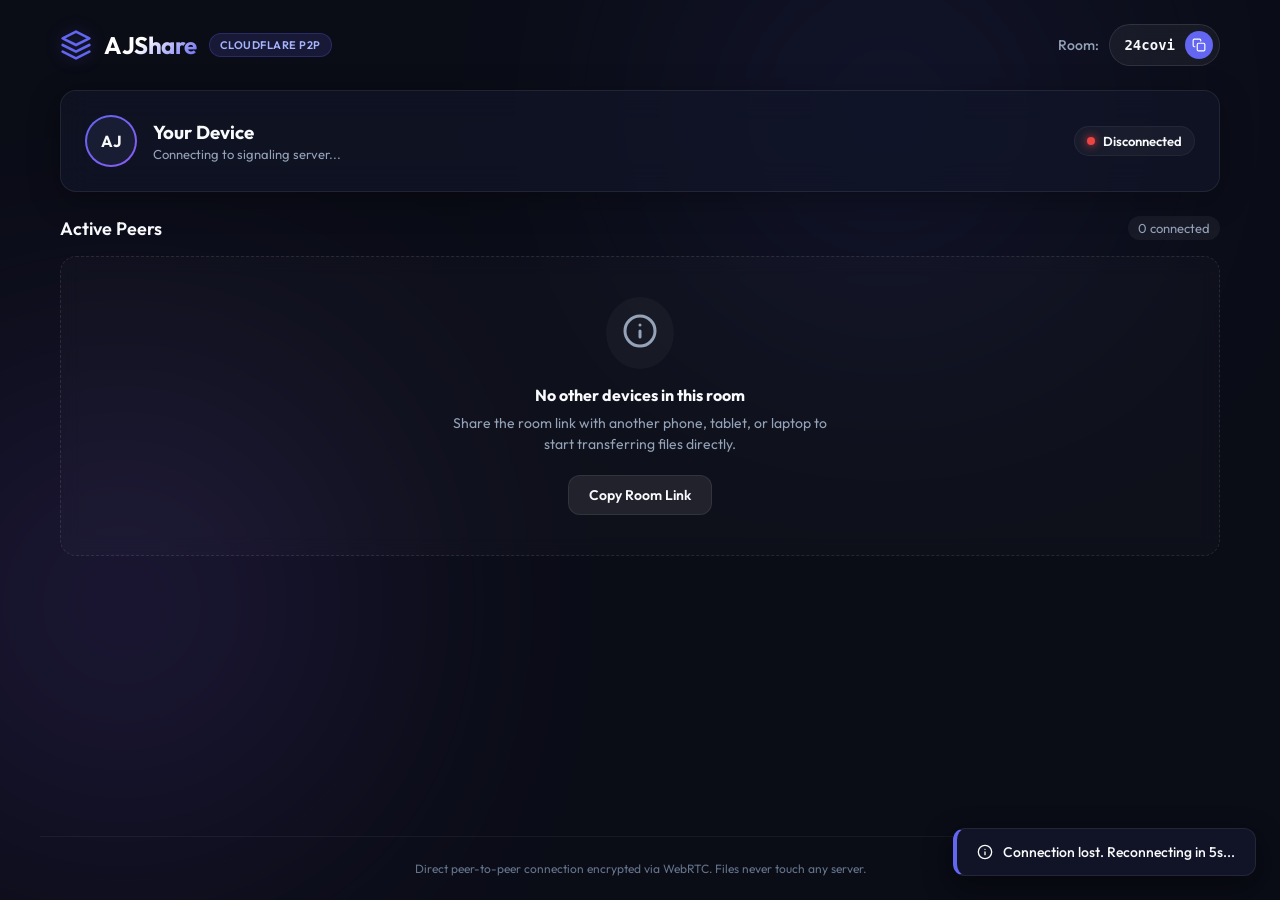
<file: index.html>
<!DOCTYPE html>
<html lang="en">
<head>
  <meta charset="UTF-8">
  <meta name="viewport" content="width=device-width, initial-scale=1.0">
  <title>AJShare - P2P File Sharing (Cloudflare Edition)</title>
  <meta name="description" content="Share large files directly peer-to-peer from any device using WebRTC and Cloudflare Workers signaling. Safe, fast, and serverless.">
  <link rel="stylesheet" href="style.css">
  <link rel="preconnect" href="https://fonts.googleapis.com">
  <link rel="preconnect" href="https://fonts.gstatic.com" crossorigin>
  <link href="https://fonts.googleapis.com/css2?family=Outfit:wght@300;400;500;600;700&display=swap" rel="stylesheet">
</head>
<body>
  <div class="glow-container">
    <div class="glow-sphere glow-1"></div>
    <div class="glow-sphere glow-2"></div>
  </div>

  <header class="app-header">
    <div class="logo">
      <svg class="logo-icon" viewBox="0 0 24 24" fill="none" xmlns="http://www.w3.org/2000/svg">
        <path d="M12 2L2 7L12 12L22 7L12 2Z" stroke="currentColor" stroke-width="2" stroke-linecap="round" stroke-linejoin="round"/>
        <path d="M2 17L12 22L22 17" stroke="currentColor" stroke-width="2" stroke-linecap="round" stroke-linejoin="round"/>
        <path d="M2 12L12 17L22 12" stroke="currentColor" stroke-width="2" stroke-linecap="round" stroke-linejoin="round"/>
      </svg>
      <h1>AJShare</h1>
      <span class="badge">Cloudflare P2P</span>
    </div>
    <div class="room-share-container">
      <span class="room-label">Room:</span>
      <div class="room-pill">
        <span id="room-id-display">Loading...</span>
        <button id="copy-room-btn" title="Copy room link">
          <svg viewBox="0 0 24 24" fill="none" stroke="currentColor" stroke-width="2" stroke-linecap="round" stroke-linejoin="round" class="feather feather-copy"><rect x="9" y="9" width="13" height="13" rx="2" ry="2"></rect><path d="M5 15H4a2 2 0 0 1-2-2V4a2 2 0 0 1 2-2h9a2 2 0 0 1 2 2v1"></path></svg>
        </button>
      </div>
    </div>
  </header>

  <main class="app-main">
    <!-- Screen 1: Peer discovery & Status -->
    <section class="card status-card">
      <div class="status-header">
        <div class="user-identity">
          <div class="avatar-ring pulsing">
            <div class="avatar" id="my-avatar">AJ</div>
          </div>
          <div>
            <h3>Your Device</h3>
            <p id="my-peer-id" class="peer-sub">Connecting to signaling server...</p>
          </div>
        </div>
        <div class="connection-indicator offline" id="connection-status">
          <span class="dot"></span>
          <span class="status-text">Disconnected</span>
        </div>
      </div>
    </section>

    <section class="peer-section">
      <div class="section-title-bar">
        <h2>Active Peers</h2>
        <span class="peer-count-badge" id="peer-count">0 connected</span>
      </div>

      <!-- Grid of active peers -->
      <div class="peer-grid" id="peer-grid">
        <div class="empty-peers-state" id="empty-state">
          <div class="empty-icon-container">
            <svg viewBox="0 0 24 24" fill="none" stroke="currentColor" stroke-width="2" stroke-linecap="round" stroke-linejoin="round" class="empty-icon"><circle cx="12" cy="12" r="10"></circle><line x1="12" y1="16" x2="12" y2="12"></line><line x1="12" y1="8" x2="12.01" y2="8"></line></svg>
          </div>
          <h4>No other devices in this room</h4>
          <p>Share the room link with another phone, tablet, or laptop to start transferring files directly.</p>
          <button id="invite-btn" class="btn btn-secondary">Copy Room Link</button>
        </div>
      </div>
    </section>
  </main>

  <!-- Drag and drop hidden/explicit overlay for sending files -->
  <input type="file" id="file-input" style="display: none;">

  <!-- MODAL: Incoming file request -->
  <div class="modal-backdrop" id="incoming-modal">
    <div class="modal-content glass-card">
      <div class="modal-header">
        <div class="modal-icon warning">
          <svg viewBox="0 0 24 24" stroke="currentColor" stroke-width="2" fill="none" stroke-linecap="round" stroke-linejoin="round"><path d="M21 15v4a2 2 0 0 1-2 2H5a2 2 0 0 1-2-2v-4"></path><polyline points="7 10 12 15 17 10"></polyline><line x1="12" y1="15" x2="12" y2="3"></line></svg>
        </div>
        <h3>Incoming File Request</h3>
      </div>
      <div class="modal-body">
        <p><strong id="incoming-peer-name">Device</strong> wants to send you a file:</p>
        <div class="file-info-box">
          <div class="file-icon">
            <svg viewBox="0 0 24 24" fill="none" stroke="currentColor" stroke-width="2" stroke-linecap="round" stroke-linejoin="round"><path d="M14 2H6a2 2 0 0 0-2 2v16a2 2 0 0 0 2 2h12a2 2 0 0 0 2-2V8z"></path><polyline points="14 2 14 8 20 8"></polyline><line x1="16" y1="13" x2="8" y2="13"></line><line x1="16" y1="17" x2="8" y2="17"></line><polyline points="10 9 9 9 8 9"></polyline></svg>
          </div>
          <div class="file-details">
            <h4 id="incoming-file-name">filename.zip</h4>
            <p id="incoming-file-size">0 KB</p>
          </div>
        </div>
      </div>
      <div class="modal-footer">
        <button id="decline-file-btn" class="btn btn-danger">Decline</button>
        <button id="accept-file-btn" class="btn btn-primary">Accept & Download</button>
      </div>
    </div>
  </div>

  <!-- TRANSFER OVERLAY: Active progress tracker -->
  <div class="modal-backdrop" id="transfer-modal">
    <div class="modal-content glass-card transfer-card">
      <h3 id="transfer-title">Transferring File</h3>
      <p id="transfer-peer-info" class="transfer-subtitle">Connecting...</p>

      <div class="progress-container">
        <!-- Linear progress bar -->
        <div class="linear-progress-track">
          <div class="linear-progress-fill" id="progress-bar" style="width: 0%;"></div>
        </div>
        <div class="progress-details">
          <span class="percentage" id="progress-percent">0%</span>
          <span class="metrics" id="transfer-speed">0 MB/s</span>
        </div>
      </div>

      <div class="transfer-stats">
        <div class="stat-item">
          <span class="stat-label">Transferred</span>
          <span class="stat-value" id="transferred-bytes">0 MB / 0 MB</span>
        </div>
        <div class="stat-item">
          <span class="stat-label">Time Remaining</span>
          <span class="stat-value" id="time-remaining">Calculating...</span>
        </div>
      </div>

      <div class="modal-footer justify-center">
        <button id="cancel-transfer-btn" class="btn btn-danger btn-wide">Cancel Transfer</button>
      </div>
    </div>
  </div>

  <!-- TOAST NOTIFICATION -->
  <div id="toast-container" class="toast-container"></div>

  <footer class="app-footer">
    <p>Direct peer-to-peer connection encrypted via WebRTC. Files never touch any server.</p>
  </footer>

  <script src="script.js"></script>
</body>
</html>
</file>
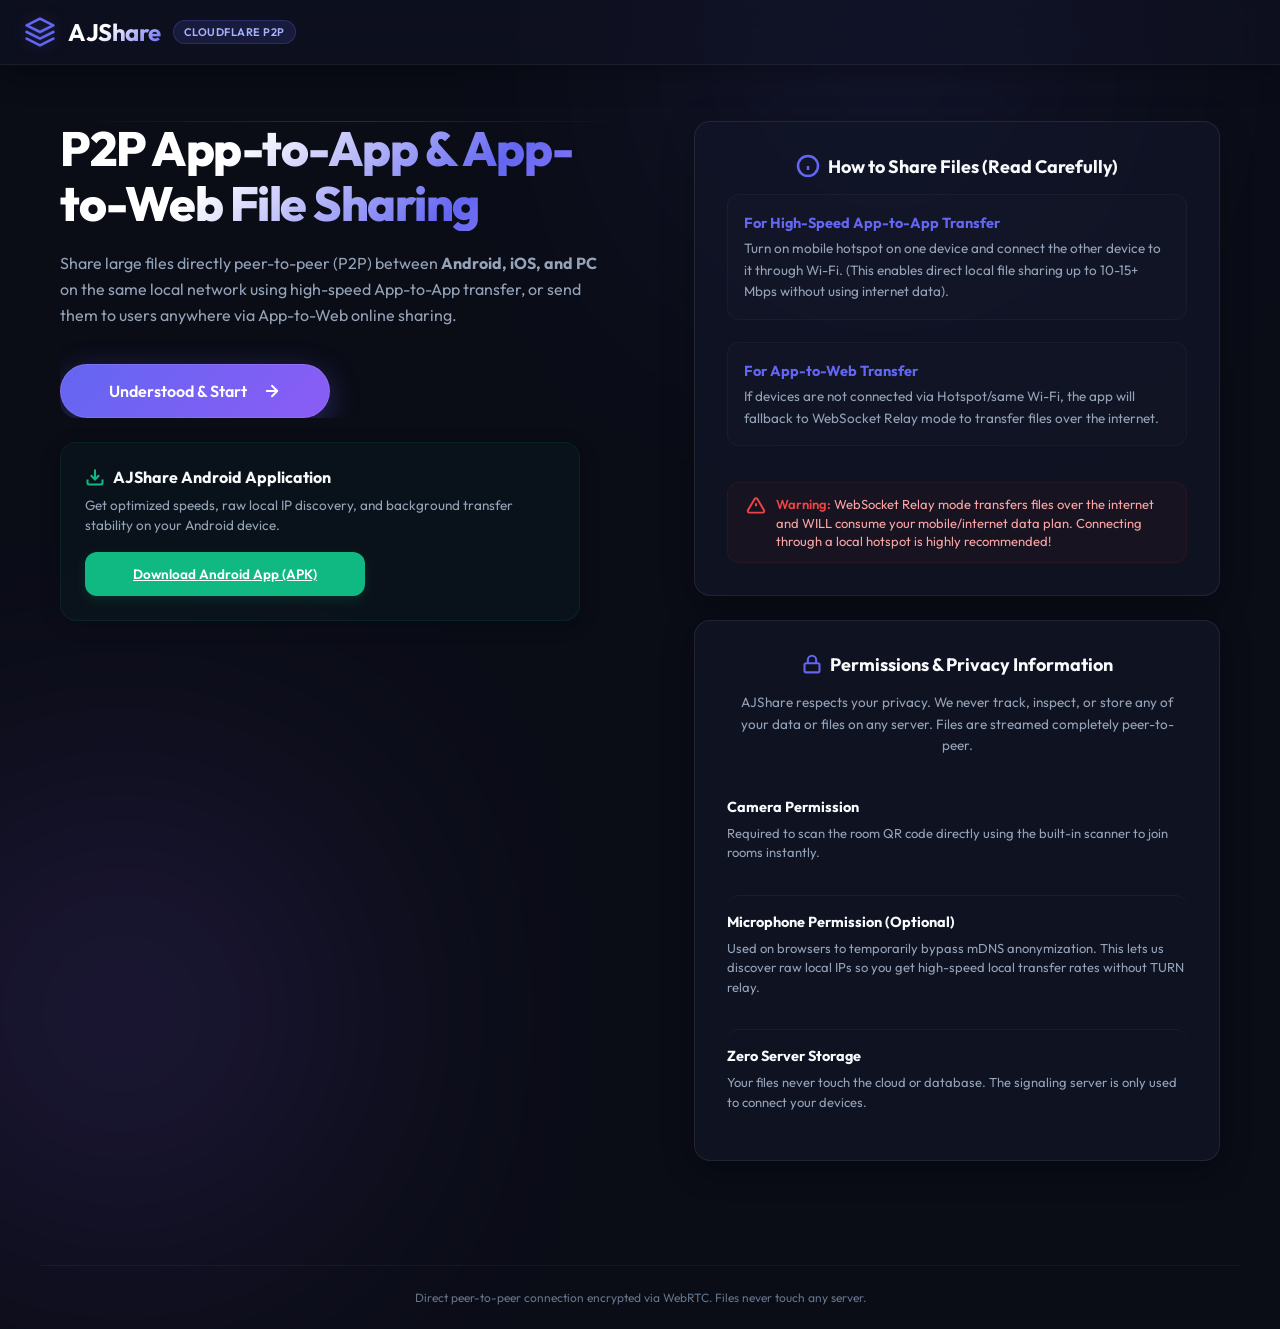
<file: public/index.html>
<!DOCTYPE html>
<html lang="en">
<head>
  <meta charset="UTF-8">
  <meta name="viewport" content="width=device-width, initial-scale=1.0">
  <title>AJShare - P2P File Sharing</title>
  <meta name="description" content="Share large files directly peer-to-peer from any device using WebRTC and Cloudflare Workers signaling. Safe, fast, and serverless.">
  <link rel="stylesheet" href="style.css">
  <link rel="preconnect" href="https://fonts.googleapis.com">
  <link rel="preconnect" href="https://fonts.gstatic.com" crossorigin>
  <link href="https://fonts.googleapis.com/css2?family=Outfit:wght@300;400;500;600;700&display=swap" rel="stylesheet">
</head>
<body>
  <div class="glow-container">
    <div class="glow-sphere glow-1"></div>
    <div class="glow-sphere glow-2"></div>
  </div>

  <header class="app-header">
    <div class="logo" style="cursor: pointer;" id="header-logo" onclick="window.location.reload()">
      <svg class="logo-icon" viewBox="0 0 24 24" fill="none" xmlns="http://www.w3.org/2000/svg">
        <path d="M12 2L2 7L12 12L22 7L12 2Z" stroke="currentColor" stroke-width="2" stroke-linecap="round" stroke-linejoin="round"/>
        <path d="M2 17L12 22L22 17" stroke="currentColor" stroke-width="2" stroke-linecap="round" stroke-linejoin="round"/>
        <path d="M2 12L12 17L22 12" stroke="currentColor" stroke-width="2" stroke-linecap="round" stroke-linejoin="round"/>
      </svg>
      <h1>AJShare</h1>
      <span class="badge">Cloudflare P2P</span>
    </div>
  </header>

  <main class="app-main">
    
    <!-- STEP 1: Home View -->
    <section class="view-panel active" id="view-home">
      <div class="home-left-col">
        <div class="hero-section">
          <h2>P2P App-to-App & App-to-Web File Sharing</h2>
          <p class="hero-desc">Share large files directly peer-to-peer (P2P) between <strong>Android, iOS, and PC</strong> on the same local network using high-speed App-to-App transfer, or send them to users anywhere via App-to-Web online sharing.</p>
          
          <div class="home-cta-container">
            <button id="start-sharing-btn" class="btn btn-primary btn-lg">
              Understood & Start
              <svg viewBox="0 0 24 24" width="18" height="18" stroke="currentColor" stroke-width="2.5" fill="none" stroke-linecap="round" stroke-linejoin="round" style="margin-left: 8px; display: inline-block; vertical-align: middle;"><line x1="5" y1="12" x2="19" y2="12"></line><polyline points="12 5 19 12 12 19"></polyline></svg>
            </button>
          </div>
        </div>

        <!-- APK Download Banner directly below hero section -->
        <div class="apk-download-banner">
          <h3 id="banner-app-title" style="font-size: 16px; margin-bottom: 8px; color: var(--text-primary); display: flex; align-items: center; justify-content: center; gap: 8px;">
            <svg viewBox="0 0 24 24" width="20" height="20" stroke="currentColor" stroke-width="2.5" fill="none" style="color: var(--success);"><path d="M21 15v4a2 2 0 0 1-2 2H5a2 2 0 0 1-2-2v-4M7 10l5 5 5-5M12 15V3"></path></svg>
            AJShare Android Application
          </h3>
          <p id="banner-app-desc" style="font-size: 13.5px; color: var(--text-secondary); margin-bottom: 16px; line-height: 1.5;">Get optimized speeds, raw local IP discovery, and background transfer stability on your Android device.</p>
          <a id="banner-app-link" href="/ajshare_v1.0.6.apk" download class="btn btn-primary btn-sm" style="min-height: 40px; background: var(--success); box-shadow: 0 4px 12px var(--success-glow); max-width: 250px; margin: 0 auto; display: flex; border: none; color: white;">
            Download Android App (APK)
          </a>
        </div>
      </div>

      <div class="home-right-col">
        <!-- How to Share Files -->
        <div class="instruction-banner-card">
          <div class="title-group" style="margin-bottom: 16px; display: flex; align-items: center; justify-content: center; gap: 8px;">
            <svg viewBox="0 0 24 24" width="24" height="24" stroke="currentColor" stroke-width="2.5" fill="none" style="color: var(--primary);"><circle cx="12" cy="12" r="10"></circle><line x1="12" y1="16" x2="12" y2="12"></line><line x1="12" y1="8" x2="12.01" y2="8"></line></svg>
            <h3 style="font-size: 18px; font-weight: 700; color: var(--text-primary);">How to Share Files (Read Carefully)</h3>
          </div>
          
          <div class="instruction-body" style="max-width: 650px; margin: 0 auto;">
            <ul class="banner-list" style="margin-bottom: 20px; padding-left: 0; list-style-type: none;">
              <li style="margin-bottom: 16px; text-align: center; color: var(--text-secondary); line-height: 1.6;">
                <span style="color: var(--primary); font-weight: 600; display: block; margin-bottom: 4px; font-size: 14.5px;">For High-Speed App-to-App Transfer</span>
                Turn on mobile hotspot on one device and connect the other device to it through Wi-Fi. (This enables direct local file sharing up to 10-15+ Mbps without using internet data).
              </li>
              <li style="margin-bottom: 16px; text-align: center; color: var(--text-secondary); line-height: 1.6;">
                <span style="color: var(--primary); font-weight: 600; display: block; margin-bottom: 4px; font-size: 14.5px;">For App-to-Web Transfer</span>
                If devices are not connected via Hotspot/same Wi-Fi, the app will fallback to WebSocket Relay mode to transfer files over the internet.
              </li>
            </ul>
          </div>
          
          <div class="banner-warning" style="margin: 24px auto; max-width: 600px; border-radius: var(--radius-md); padding: 12px 18px; background: rgba(239, 68, 68, 0.04); border: 1px solid rgba(239, 68, 68, 0.08); box-shadow: none;">
            <svg viewBox="0 0 24 24" width="20" height="20" stroke="currentColor" stroke-width="2.5" fill="none" class="banner-warn-icon"><path d="M10.29 3.86L1.82 18a2 2 0 0 0 1.71 3h16.94a2 2 0 0 0 1.71-3L13.71 3.86a2 2 0 0 0-3.42 0z"></path><line x1="12" y1="9" x2="12" y2="13"></line><line x1="12" y1="17" x2="12.01" y2="17"></line></svg>
            <span class="warn-message" style="font-size: 13px; text-align: left;"><strong>Warning:</strong> WebSocket Relay mode transfers files over the internet and WILL consume your mobile/internet data plan. Connecting through a local hotspot is highly recommended!</span>
          </div>
        </div>

        <!-- Privacy & Permissions Info Card -->
        <div class="privacy-card">
          <h3 style="margin-bottom: 16px; display: flex; align-items: center; gap: 8px; justify-content: center;">
            <svg viewBox="0 0 24 24" width="20" height="20" stroke="currentColor" stroke-width="2.5" fill="none" style="color: var(--primary);"><rect x="3" y="11" width="18" height="11" rx="2" ry="2"></rect><path d="M7 11V7a5 5 0 0 1 10 0v4"></path></svg>
            Permissions & Privacy Information
          </h3>
          <p style="font-size: 13.5px; color: var(--text-secondary); line-height: 1.6; margin-bottom: 24px; text-align: center; max-width: 600px; margin-left: auto; margin-right: auto;">
            AJShare respects your privacy. We never track, inspect, or store any of your data or files on any server. Files are streamed completely peer-to-peer.
          </p>
          <div class="permissions-list" style="max-width: 650px; margin: 0 auto;">
            <div class="permission-item" style="background: transparent; border: none; padding: 0 0 16px 0; text-align: center;">
              <span class="permission-name" style="font-size: 15px; font-weight: 600; display: block; margin-bottom: 4px;">Camera Permission</span>
              <span class="permission-desc" style="font-size: 13px; color: var(--text-secondary);">Required to scan the room QR code directly using the built-in scanner to join rooms instantly.</span>
            </div>
            <div class="permission-item" style="background: transparent; border: none; padding: 16px 0; text-align: center; border-top: 1px solid rgba(255, 255, 255, 0.05);">
              <span class="permission-name" style="font-size: 15px; font-weight: 600; display: block; margin-bottom: 4px;">Microphone Permission (Optional)</span>
              <span class="permission-desc" style="font-size: 13px; color: var(--text-secondary);">Used on browsers to temporarily bypass mDNS anonymization. This lets us discover raw local IPs so you get high-speed local transfer rates without TURN relay.</span>
            </div>
            <div class="permission-item" style="background: transparent; border: none; padding: 16px 0 0 0; text-align: center; border-top: 1px solid rgba(255, 255, 255, 0.05);">
              <span class="permission-name" style="font-size: 15px; font-weight: 600; display: block; margin-bottom: 4px;">Zero Server Storage</span>
              <span class="permission-desc" style="font-size: 13px; color: var(--text-secondary);">Your files never touch the cloud or database. The signaling server is only used to connect your devices.</span>
            </div>
          </div>
        </div>
      </div>
    </section>
  </main>

  <!-- MODAL: APK Download Prompt (Website only) -->
  <div class="modal-backdrop" id="apk-download-modal">
    <div class="modal-content glass-card" style="max-width: 460px; text-align: center;">
      <div class="modal-header" style="justify-content: center; flex-direction: column; gap: 12px;">
        <div class="modal-icon info" style="background: rgba(99, 102, 241, 0.15); color: var(--primary); margin: 0 auto;">
          <svg viewBox="0 0 24 24" width="24" height="24" stroke="currentColor" stroke-width="2.5" fill="none"><path d="M21 15v4a2 2 0 0 1-2 2H5a2 2 0 0 1-2-2v-4M7 10l5 5 5-5M12 15V3"></path></svg>
        </div>
        <h3 id="modal-app-title" style="font-size: 18px; font-weight: 700; margin: 0;">Get 10x Faster P2P Transfer!</h3>
      </div>
      <div class="modal-body" style="padding-top: 8px;">
        <p id="modal-app-desc-1" style="font-size: 14px; line-height: 1.5; color: var(--text-secondary); margin-bottom: 12px;">
          For optimized local transfer speeds (10-15+ Mbps) without using internet data, download our official Android app.
        </p>
        <p id="modal-app-desc-2" style="font-size: 12.5px; line-height: 1.5; color: var(--text-muted);">
          Supports direct mobile hotspot networks, raw local IP discovery, and background transfer stability.
        </p>
      </div>
      <div class="modal-footer" style="margin-top: 20px; display: flex; justify-content: center; gap: 12px;">
        <button id="close-apk-prompt-btn" class="btn btn-secondary" style="font-size: 13px; padding: 8px 16px; min-width: 110px;">Maybe Later</button>
        <a id="modal-app-link" href="/ajshare_v1.0.6.apk" download class="btn btn-primary" style="background: var(--success); box-shadow: 0 4px 12px var(--success-glow); border: none; color: white; text-decoration: none; font-size: 13px; padding: 8px 16px; display: inline-flex; align-items: center; justify-content: center; min-width: 130px;">Download APK</a>
      </div>
    </div>
  </div>

  <!-- TOAST NOTIFICATION -->
  <div id="toast-container" class="toast-container"></div>

  <footer class="app-footer">
    <p>Direct peer-to-peer connection encrypted via WebRTC. Files never touch any server.</p>
  </footer>

  <script src="script.js"></script>
</body>
</html>
</file>
<file: style.css>
/* style.css */
/* Core Tokens and Design System */
:root {
  --font-sans: 'Outfit', -apple-system, BlinkMacSystemFont, "Segoe UI", Roboto, sans-serif;
  
  /* Color Palette */
  --bg-dark: #0a0c16;
  --card-bg: rgba(18, 22, 41, 0.65);
  --card-border: rgba(255, 255, 255, 0.08);
  --card-border-hover: rgba(99, 102, 241, 0.3);
  
  --primary: #6366f1; /* Indigo */
  --primary-hover: #4f46e5;
  --primary-glow: rgba(99, 102, 241, 0.25);
  
  --success: #10b981; /* Emerald */
  --success-glow: rgba(16, 185, 129, 0.15);
  
  --danger: #ef4444; /* Rose */
  --danger-hover: #dc2626;
  
  --text-primary: #f8fafc;
  --text-secondary: #94a3b8;
  --text-muted: #64748b;
  
  --transition-smooth: all 0.3s cubic-bezier(0.4, 0, 0.2, 1);
  --radius-lg: 16px;
  --radius-md: 12px;
  --radius-sm: 8px;
}

* {
  box-sizing: border-box;
  margin: 0;
  padding: 0;
}

body {
  font-family: var(--font-sans);
  background-color: var(--bg-dark);
  color: var(--text-primary);
  min-height: 100vh;
  display: flex;
  flex-direction: column;
  overflow-x: hidden;
  position: relative;
}

/* Background Animated Glow Spheres */
.glow-container {
  position: absolute;
  top: 0;
  left: 0;
  width: 100%;
  height: 100%;
  overflow: hidden;
  z-index: -1;
  pointer-events: none;
}

.glow-sphere {
  position: absolute;
  border-radius: 50%;
  filter: blur(140px);
  opacity: 0.45;
}

.glow-1 {
  width: 400px;
  height: 400px;
  background: radial-gradient(circle, var(--primary) 0%, transparent 70%);
  top: -10%;
  right: 15%;
  animation: float-slow 20s infinite alternate;
}

.glow-2 {
  width: 500px;
  height: 500px;
  background: radial-gradient(circle, #8b5cf6 0%, transparent 70%);
  bottom: 5%;
  left: -10%;
  animation: float-slow 25s infinite alternate-reverse;
}

@keyframes float-slow {
  0% { transform: translate(0, 0) scale(1); }
  100% { transform: translate(60px, 40px) scale(1.1); }
}

/* App Header */
.app-header {
  max-width: 1200px;
  width: 100%;
  margin: 0 auto;
  padding: 24px 20px;
  display: flex;
  justify-content: space-between;
  align-items: center;
  flex-wrap: wrap;
  gap: 16px;
}

.logo {
  display: flex;
  align-items: center;
  gap: 12px;
}

.logo-icon {
  width: 32px;
  height: 32px;
  color: var(--primary);
  filter: drop-shadow(0 0 8px var(--primary-glow));
}

.logo h1 {
  font-size: 24px;
  font-weight: 700;
  letter-spacing: -0.5px;
  background: linear-gradient(135deg, #ffffff 40%, var(--primary) 100%);
  -webkit-background-clip: text;
  -webkit-text-fill-color: transparent;
}

.badge {
  font-size: 11px;
  background: rgba(99, 102, 241, 0.15);
  color: #a5b4fc;
  padding: 4px 10px;
  border-radius: 20px;
  border: 1px solid rgba(99, 102, 241, 0.25);
  font-weight: 600;
  text-transform: uppercase;
  letter-spacing: 0.5px;
}

/* Room Pill sharing */
.room-share-container {
  display: flex;
  align-items: center;
  gap: 10px;
}

.room-label {
  font-size: 14px;
  color: var(--text-secondary);
  font-weight: 500;
}

.room-pill {
  display: flex;
  align-items: center;
  background: rgba(255, 255, 255, 0.05);
  border: 1px solid rgba(255, 255, 255, 0.1);
  padding: 6px 6px 6px 14px;
  border-radius: 100px;
  gap: 10px;
  backdrop-filter: blur(10px);
  transition: var(--transition-smooth);
}

.room-pill:hover {
  border-color: rgba(255, 255, 255, 0.2);
}

.room-pill span {
  font-family: monospace;
  font-size: 14px;
  color: var(--text-primary);
  font-weight: 600;
}

.room-pill button {
  background: var(--primary);
  border: none;
  color: white;
  width: 28px;
  height: 28px;
  border-radius: 50%;
  display: flex;
  align-items: center;
  justify-content: center;
  cursor: pointer;
  transition: var(--transition-smooth);
}

.room-pill button:hover {
  background: var(--primary-hover);
  transform: scale(1.05);
}

.room-pill button svg {
  width: 14px;
  height: 14px;
}

/* App Main Content */
.app-main {
  flex: 1;
  max-width: 1200px;
  width: 100%;
  margin: 0 auto;
  padding: 0 20px 40px;
  display: flex;
  flex-direction: column;
  gap: 24px;
}

/* Glassmorphic Cards */
.card {
  background: var(--card-bg);
  border: 1px solid var(--card-border);
  border-radius: var(--radius-lg);
  padding: 24px;
  backdrop-filter: blur(16px);
  -webkit-backdrop-filter: blur(16px);
  box-shadow: 0 8px 32px 0 rgba(0, 0, 0, 0.3);
}

/* Status Card styling */
.status-card {
  transition: var(--transition-smooth);
}

.status-header {
  display: flex;
  justify-content: space-between;
  align-items: center;
  flex-wrap: wrap;
  gap: 16px;
}

.user-identity {
  display: flex;
  align-items: center;
  gap: 16px;
}

.avatar-ring {
  width: 52px;
  height: 52px;
  border-radius: 50%;
  display: flex;
  align-items: center;
  justify-content: center;
  background: linear-gradient(135deg, var(--primary) 0%, #8b5cf6 100%);
  padding: 2px;
}

.avatar-ring.pulsing {
  animation: pulse-ring 2s infinite;
}

@keyframes pulse-ring {
  0% { box-shadow: 0 0 0 0 rgba(99, 102, 241, 0.4); }
  70% { box-shadow: 0 0 0 10px rgba(99, 102, 241, 0); }
  100% { box-shadow: 0 0 0 0 rgba(99, 102, 241, 0); }
}

.avatar {
  background: #181d33;
  width: 100%;
  height: 100%;
  border-radius: 50%;
  display: flex;
  align-items: center;
  justify-content: center;
  font-weight: 700;
  font-size: 16px;
  color: var(--text-primary);
}

.peer-sub {
  font-size: 13px;
  color: var(--text-secondary);
  margin-top: 2px;
}

.connection-indicator {
  display: flex;
  align-items: center;
  gap: 8px;
  background: rgba(255, 255, 255, 0.04);
  padding: 6px 12px;
  border-radius: 30px;
  border: 1px solid rgba(255, 255, 255, 0.05);
}

.connection-indicator .dot {
  width: 8px;
  height: 8px;
  border-radius: 50%;
  display: inline-block;
}

.connection-indicator.online .dot {
  background-color: var(--success);
  box-shadow: 0 0 8px var(--success);
  animation: blink-soft 2s infinite alternate;
}

.connection-indicator.offline .dot {
  background-color: var(--danger);
  box-shadow: 0 0 8px var(--danger);
}

.status-text {
  font-size: 13px;
  font-weight: 600;
}

@keyframes blink-soft {
  0% { opacity: 0.4; }
  100% { opacity: 1; }
}

/* Peer Grid Section */
.peer-section {
  display: flex;
  flex-direction: column;
  gap: 16px;
}

.section-title-bar {
  display: flex;
  justify-content: space-between;
  align-items: center;
}

.section-title-bar h2 {
  font-size: 18px;
  font-weight: 600;
  color: var(--text-primary);
}

.peer-count-badge {
  font-size: 13px;
  color: var(--text-secondary);
  background: rgba(255, 255, 255, 0.05);
  padding: 4px 10px;
  border-radius: 20px;
}

.peer-grid {
  display: grid;
  grid-template-columns: repeat(auto-fill, minmax(280px, 1fr));
  gap: 20px;
  min-height: 200px;
}

/* Empty State */
.empty-peers-state {
  grid-column: 1 / -1;
  display: flex;
  flex-direction: column;
  align-items: center;
  justify-content: center;
  text-align: center;
  padding: 40px 20px;
  background: rgba(255, 255, 255, 0.02);
  border: 1px dashed rgba(255, 255, 255, 0.1);
  border-radius: var(--radius-lg);
  backdrop-filter: blur(10px);
}

.empty-icon-container {
  background: rgba(255, 255, 255, 0.03);
  padding: 16px;
  border-radius: 50%;
  margin-bottom: 16px;
}

.empty-icon {
  width: 36px;
  height: 36px;
  color: var(--text-secondary);
}

.empty-peers-state h4 {
  font-size: 16px;
  margin-bottom: 8px;
  color: var(--text-primary);
}

.empty-peers-state p {
  font-size: 14px;
  color: var(--text-secondary);
  max-width: 400px;
  margin-bottom: 20px;
  line-height: 1.5;
}

/* Peer Item / Card */
.peer-card {
  background: var(--card-bg);
  border: 1px solid var(--card-border);
  border-radius: var(--radius-lg);
  padding: 24px;
  display: flex;
  flex-direction: column;
  align-items: center;
  gap: 16px;
  text-align: center;
  position: relative;
  transition: var(--transition-smooth);
  cursor: pointer;
}

.peer-card:hover {
  border-color: var(--card-border-hover);
  transform: translateY(-4px);
  box-shadow: 0 12px 30px 0 rgba(99, 102, 241, 0.08);
}

.peer-avatar {
  width: 60px;
  height: 60px;
  border-radius: 50%;
  background: linear-gradient(135deg, #3b82f6 0%, #1d4ed8 100%);
  display: flex;
  align-items: center;
  justify-content: center;
  font-size: 20px;
  font-weight: 700;
  color: white;
  box-shadow: 0 4px 12px rgba(29, 78, 216, 0.3);
}

.peer-card.active .peer-avatar {
  background: linear-gradient(135deg, var(--primary) 0%, #8b5cf6 100%);
  box-shadow: 0 4px 12px rgba(99, 102, 241, 0.3);
}

.peer-name {
  font-size: 16px;
  font-weight: 600;
}

.peer-desc {
  font-size: 13px;
  color: var(--text-secondary);
  margin-top: -10px;
}

/* Buttons */
.btn {
  font-family: var(--font-sans);
  font-size: 14px;
  font-weight: 600;
  padding: 10px 20px;
  border-radius: var(--radius-md);
  border: none;
  cursor: pointer;
  transition: var(--transition-smooth);
  display: inline-flex;
  align-items: center;
  justify-content: center;
  gap: 8px;
}

.btn-primary {
  background: var(--primary);
  color: white;
  box-shadow: 0 4px 14px var(--primary-glow);
}

.btn-primary:hover {
  background: var(--primary-hover);
  box-shadow: 0 6px 20px var(--primary-glow);
}

.btn-secondary {
  background: rgba(255, 255, 255, 0.08);
  color: var(--text-primary);
  border: 1px solid rgba(255, 255, 255, 0.08);
}

.btn-secondary:hover {
  background: rgba(255, 255, 255, 0.15);
  border-color: rgba(255, 255, 255, 0.15);
}

.btn-danger {
  background: rgba(239, 68, 68, 0.15);
  color: #fca5a5;
  border: 1px solid rgba(239, 68, 68, 0.25);
}

.btn-danger:hover {
  background: var(--danger);
  color: white;
}

.btn-wide {
  width: 100%;
}

.btn-sm {
  padding: 6px 12px;
  font-size: 12px;
  border-radius: var(--radius-sm);
}

/* Modals & Popups styling */
.modal-backdrop {
  position: fixed;
  top: 0;
  left: 0;
  width: 100vw;
  height: 100vh;
  background: rgba(6, 8, 16, 0.8);
  backdrop-filter: blur(8px);
  z-index: 100;
  display: flex;
  align-items: center;
  justify-content: center;
  opacity: 0;
  pointer-events: none;
  transition: opacity 0.3s ease;
  padding: 20px;
}

.modal-backdrop.active {
  opacity: 1;
  pointer-events: all;
}

.modal-content {
  max-width: 440px;
  width: 100%;
  border-radius: var(--radius-lg);
  border: 1px solid var(--card-border);
  background: rgba(20, 24, 45, 0.95);
  box-shadow: 0 20px 50px rgba(0, 0, 0, 0.5);
  padding: 28px;
  transform: scale(0.92);
  transition: transform 0.3s cubic-bezier(0.34, 1.56, 0.64, 1);
  display: flex;
  flex-direction: column;
  gap: 20px;
}

.modal-backdrop.active .modal-content {
  transform: scale(1);
}

.modal-header {
  display: flex;
  align-items: center;
  gap: 16px;
}

.modal-icon {
  width: 48px;
  height: 48px;
  border-radius: 50%;
  display: flex;
  align-items: center;
  justify-content: center;
}

.modal-icon.warning {
  background: rgba(245, 158, 11, 0.15);
  color: #fbbf24;
}

.modal-icon svg {
  width: 24px;
  height: 24px;
}

.modal-header h3 {
  font-size: 18px;
  font-weight: 600;
}

.modal-body p {
  font-size: 14px;
  color: var(--text-secondary);
  line-height: 1.5;
}

.file-info-box {
  background: rgba(255, 255, 255, 0.03);
  border: 1px solid rgba(255, 255, 255, 0.05);
  border-radius: var(--radius-md);
  padding: 16px;
  display: flex;
  align-items: center;
  gap: 16px;
  margin-top: 14px;
}

.file-icon {
  background: rgba(99, 102, 241, 0.15);
  color: var(--primary);
  width: 44px;
  height: 44px;
  border-radius: var(--radius-sm);
  display: flex;
  align-items: center;
  justify-content: center;
}

.file-icon svg {
  width: 22px;
  height: 22px;
}

.file-details {
  flex: 1;
  overflow: hidden;
}

.file-details h4 {
  font-size: 14px;
  font-weight: 600;
  white-space: nowrap;
  overflow: hidden;
  text-overflow: ellipsis;
  color: var(--text-primary);
}

.file-details p {
  font-size: 12px;
  color: var(--text-secondary);
  margin-top: 2px;
}

.modal-footer {
  display: flex;
  justify-content: flex-end;
  gap: 12px;
  margin-top: 10px;
}

.justify-center {
  justify-content: center;
}

/* Progress / Transfer Modal styling */
.transfer-card {
  text-align: center;
  max-width: 400px;
}

.transfer-subtitle {
  font-size: 14px;
  color: var(--text-secondary);
  margin-top: -10px;
}

.progress-container {
  margin: 10px 0;
}

.linear-progress-track {
  width: 100%;
  height: 8px;
  background: rgba(255, 255, 255, 0.05);
  border-radius: 10px;
  overflow: hidden;
  margin-bottom: 10px;
}

.linear-progress-fill {
  height: 100%;
  background: linear-gradient(90deg, var(--primary) 0%, #a78bfa 100%);
  border-radius: 10px;
  width: 0%;
  transition: width 0.1s linear;
}

.progress-details {
  display: flex;
  justify-content: space-between;
  align-items: center;
}

.percentage {
  font-size: 20px;
  font-weight: 700;
  color: var(--text-primary);
}

.metrics {
  font-size: 13px;
  font-weight: 600;
  color: var(--text-secondary);
  background: rgba(255, 255, 255, 0.04);
  padding: 4px 10px;
  border-radius: 20px;
}

.transfer-stats {
  display: grid;
  grid-template-columns: 1fr 1fr;
  gap: 16px;
  background: rgba(255, 255, 255, 0.02);
  border: 1px solid rgba(255, 255, 255, 0.04);
  padding: 16px;
  border-radius: var(--radius-md);
  text-align: left;
}

.stat-item {
  display: flex;
  flex-direction: column;
  gap: 4px;
}

.stat-label {
  font-size: 11px;
  color: var(--text-muted);
  text-transform: uppercase;
  letter-spacing: 0.5px;
  font-weight: 600;
}

.stat-value {
  font-size: 13px;
  font-weight: 600;
  color: var(--text-primary);
}

/* Toast Container */
.toast-container {
  position: fixed;
  bottom: 24px;
  right: 24px;
  display: flex;
  flex-direction: column;
  gap: 12px;
  z-index: 1000;
}

.toast {
  background: rgba(18, 22, 41, 0.9);
  border: 1px solid var(--card-border);
  color: var(--text-primary);
  padding: 14px 20px;
  border-radius: var(--radius-md);
  font-size: 14px;
  font-weight: 500;
  box-shadow: 0 10px 30px rgba(0, 0, 0, 0.4);
  backdrop-filter: blur(12px);
  display: flex;
  align-items: center;
  gap: 10px;
  transform: translateY(20px);
  opacity: 0;
  animation: slide-up-fade 0.3s cubic-bezier(0.34, 1.56, 0.64, 1) forwards;
}

@keyframes slide-up-fade {
  to {
    transform: translateY(0);
    opacity: 1;
  }
}

.toast-success {
  border-left: 4px solid var(--success);
}

.toast-info {
  border-left: 4px solid var(--primary);
}

/* App Footer */
.app-footer {
  text-align: center;
  padding: 24px;
  border-top: 1px solid rgba(255, 255, 255, 0.05);
  max-width: 1200px;
  width: 100%;
  margin: 0 auto;
}

.app-footer p {
  font-size: 12px;
  color: var(--text-muted);
}

/* Responsive adjustments */
@media (max-width: 768px) {
  .app-header {
    flex-direction: column;
    align-items: flex-start;
  }
  
  .room-share-container {
    width: 100%;
    justify-content: space-between;
  }
  
  .room-pill {
    flex-grow: 1;
    justify-content: space-between;
  }
  
  .peer-grid {
    grid-template-columns: 1fr;
  }
}
</file>
<file: public/style.css>
/* style.css */
/* Core Tokens and Design System */
:root {
  --font-sans: 'Outfit', -apple-system, BlinkMacSystemFont, "Segoe UI", Roboto, sans-serif;
  
  /* Color Palette */
  --bg-dark: #0a0c16;
  --card-bg: rgba(18, 22, 41, 0.65);
  --card-border: rgba(255, 255, 255, 0.08);
  --card-border-hover: rgba(99, 102, 241, 0.3);
  
  --primary: #6366f1; /* Indigo */
  --primary-hover: #4f46e5;
  --primary-glow: rgba(99, 102, 241, 0.25);
  
  --success: #10b981; /* Emerald */
  --success-glow: rgba(16, 185, 129, 0.15);
  
  --danger: #ef4444; /* Rose */
  --danger-hover: #dc2626;
  
  --text-primary: #f8fafc;
  --text-secondary: #94a3b8;
  --text-muted: #64748b;
  
  --transition-smooth: all 0.3s cubic-bezier(0.4, 0, 0.2, 1);
  --radius-lg: 16px;
  --radius-md: 12px;
  --radius-sm: 8px;
}

* {
  box-sizing: border-box;
  margin: 0;
  padding: 0;
}

body {
  font-family: var(--font-sans);
  background-color: var(--bg-dark);
  color: var(--text-primary);
  min-height: 100vh;
  display: flex;
  flex-direction: column;
  overflow-x: hidden;
  position: relative;
}

/* Background Animated Glow Spheres */
.glow-container {
  position: absolute;
  top: 0;
  left: 0;
  width: 100%;
  height: 100%;
  overflow: hidden;
  z-index: -1;
  pointer-events: none;
}

.glow-sphere {
  position: absolute;
  border-radius: 50%;
  filter: blur(140px);
  opacity: 0.45;
}

.glow-1 {
  width: 400px;
  height: 400px;
  background: radial-gradient(circle, var(--primary) 0%, transparent 70%);
  top: -10%;
  right: 15%;
  animation: float-slow 20s infinite alternate;
}

.glow-2 {
  width: 500px;
  height: 500px;
  background: radial-gradient(circle, #8b5cf6 0%, transparent 70%);
  bottom: 5%;
  left: -10%;
  animation: float-slow 25s infinite alternate-reverse;
}

@keyframes float-slow {
  0% { transform: translate(0, 0) scale(1); }
  100% { transform: translate(60px, 40px) scale(1.1); }
}

/* App Header */
.app-header {
  max-width: 100% !important;
  width: 100%;
  margin: 0 auto 24px auto !important; /* bottom margin creates gap between header and main */
  padding: 16px 24px;
  display: flex;
  justify-content: space-between;
  align-items: center;
  flex-wrap: wrap;
  gap: 16px;
  background: rgba(18, 22, 41, 0.45);
  border-bottom: 1px solid rgba(255, 255, 255, 0.06);
  border-top: none;
  border-left: none;
  border-right: none;
  border-radius: 0 !important;
  backdrop-filter: blur(20px);
  -webkit-backdrop-filter: blur(20px);
  box-shadow: 0 8px 32px rgba(0, 0, 0, 0.25);
  margin-top: 0 !important;
  position: sticky;
  top: 0 !important;
  z-index: 10;
  transition: var(--transition-smooth);
}

body.is-app .app-header {
  margin-top: 0 !important;
  top: 0 !important;
  border-radius: 0 !important;
  background: rgba(18, 22, 41, 0.65);
  border-color: rgba(255, 255, 255, 0.08);
  border-top: none;
  border-left: none;
  border-right: none;
  padding: calc(env(safe-area-inset-top, 24px) + 16px) 24px 20px 24px !important; /* increased top and bottom padding for a taller, spacious header */
}

.logo {
  display: flex;
  align-items: center;
  gap: 12px;
}

.logo-icon {
  width: 32px;
  height: 32px;
  color: var(--primary);
  filter: drop-shadow(0 0 8px var(--primary-glow));
}

.logo h1 {
  font-size: 24px;
  font-weight: 700;
  letter-spacing: -0.5px;
  background: linear-gradient(135deg, #ffffff 40%, var(--primary) 100%);
  -webkit-background-clip: text;
  -webkit-text-fill-color: transparent;
}

.badge {
  font-size: 11px;
  background: rgba(99, 102, 241, 0.15);
  color: #a5b4fc;
  padding: 4px 10px;
  border-radius: 20px;
  border: 1px solid rgba(99, 102, 241, 0.25);
  font-weight: 600;
  text-transform: uppercase;
  letter-spacing: 0.5px;
}

/* Room Pill sharing */
.room-share-container {
  display: flex;
  align-items: center;
  gap: 10px;
}

.room-label {
  font-size: 14px;
  color: var(--text-secondary);
  font-weight: 500;
}

.room-pill {
  display: flex;
  align-items: center;
  background: rgba(255, 255, 255, 0.05);
  border: 1px solid rgba(255, 255, 255, 0.1);
  padding: 6px 6px 6px 14px;
  border-radius: 100px;
  gap: 10px;
  backdrop-filter: blur(10px);
  transition: var(--transition-smooth);
}

.room-pill:hover {
  border-color: rgba(255, 255, 255, 0.2);
}

.room-pill span {
  font-family: monospace;
  font-size: 14px;
  color: var(--text-primary);
  font-weight: 600;
}

.room-pill button {
  background: var(--primary);
  border: none;
  color: white;
  width: 28px;
  height: 28px;
  border-radius: 50%;
  display: flex;
  align-items: center;
  justify-content: center;
  cursor: pointer;
  transition: var(--transition-smooth);
}

.room-pill button:hover {
  background: var(--primary-hover);
  transform: scale(1.05);
}

.room-pill button svg {
  width: 14px;
  height: 14px;
}

/* Instruction Banner */
.instruction-banner-container {
  max-width: 1200px;
  width: 100%;
  margin: 0 auto;
  padding: 0 20px;
}

.instruction-banner {
  background: rgba(18, 22, 41, 0.45);
  border: 1px solid rgba(255, 255, 255, 0.06);
  border-radius: var(--radius-lg);
  padding: 16px 24px;
  backdrop-filter: blur(12px);
  -webkit-backdrop-filter: blur(12px);
  display: flex;
  flex-direction: column;
  gap: 12px;
}

.banner-body {
  display: flex;
  align-items: flex-start;
  gap: 12px;
}

.banner-icon-container {
  color: var(--primary);
  display: flex;
  align-items: center;
  justify-content: center;
  padding-top: 2px;
}

.banner-info-icon {
  filter: drop-shadow(0 0 4px var(--primary-glow));
}

.banner-message {
  font-size: 14px;
  line-height: 1.5;
  color: var(--text-primary);
}

.banner-title {
  font-weight: 700;
  color: var(--primary);
  margin-right: 4px;
}

.banner-list {
  margin-top: 6px;
  padding-left: 20px;
  display: flex;
  flex-direction: column;
  gap: 6px;
}

.banner-list li {
  font-size: 13.5px;
  color: var(--text-primary);
  line-height: 1.5;
}

.banner-warning {
  display: flex;
  align-items: flex-start;
  gap: 10px;
  background: rgba(239, 68, 68, 0.08);
  border: 1px solid rgba(239, 68, 68, 0.15);
  padding: 10px 16px;
  border-radius: var(--radius-md);
  font-size: 13px;
  line-height: 1.4;
  color: #fca5a5;
}

.banner-warn-icon {
  color: var(--danger);
  flex-shrink: 0;
  padding-top: 1px;
}

.warn-message strong {
  color: #ef4444;
  font-weight: 600;
}

@media (max-width: 768px) {
  .instruction-banner {
    padding: 14px 18px;
  }
  .banner-message {
    font-size: 13px;
  }
  .banner-warning {
    font-size: 12px;
    padding: 8px 12px;
  }
}

/* App Main Content */
.app-main {
  flex: 1;
  max-width: 1200px;
  width: 100%;
  margin: 0 auto;
  padding: 0 20px 40px;
  display: flex;
  flex-direction: column;
  gap: 24px;
}

/* Glassmorphic Cards */
.card {
  background: var(--card-bg);
  border: 1px solid var(--card-border);
  border-radius: var(--radius-lg);
  padding: 24px;
  backdrop-filter: blur(16px);
  -webkit-backdrop-filter: blur(16px);
  box-shadow: 0 8px 32px 0 rgba(0, 0, 0, 0.3);
}

/* Status Card styling */
.status-card {
  transition: var(--transition-smooth);
}

.status-header {
  display: flex;
  justify-content: space-between;
  align-items: center;
  flex-wrap: wrap;
  gap: 16px;
}

.user-identity {
  display: flex;
  align-items: center;
  gap: 16px;
}

.avatar-ring {
  width: 52px;
  height: 52px;
  border-radius: 50%;
  display: flex;
  align-items: center;
  justify-content: center;
  background: linear-gradient(135deg, var(--primary) 0%, #8b5cf6 100%);
  padding: 2px;
}

.avatar-ring.pulsing {
  animation: pulse-ring 2s infinite;
}

@keyframes pulse-ring {
  0% { box-shadow: 0 0 0 0 rgba(99, 102, 241, 0.4); }
  70% { box-shadow: 0 0 0 10px rgba(99, 102, 241, 0); }
  100% { box-shadow: 0 0 0 0 rgba(99, 102, 241, 0); }
}

.avatar {
  background: #181d33;
  width: 100%;
  height: 100%;
  border-radius: 50%;
  display: flex;
  align-items: center;
  justify-content: center;
  font-weight: 700;
  font-size: 16px;
  color: var(--text-primary);
}

.peer-sub {
  font-size: 13px;
  color: var(--text-secondary);
  margin-top: 2px;
}

.connection-indicator {
  display: flex;
  align-items: center;
  gap: 8px;
  background: rgba(255, 255, 255, 0.04);
  padding: 6px 12px;
  border-radius: 30px;
  border: 1px solid rgba(255, 255, 255, 0.05);
}

.connection-indicator .dot {
  width: 8px;
  height: 8px;
  border-radius: 50%;
  display: inline-block;
}

.connection-indicator.online .dot {
  background-color: var(--success);
  box-shadow: 0 0 8px var(--success);
  animation: blink-soft 2s infinite alternate;
}

.connection-indicator.offline .dot {
  background-color: var(--danger);
  box-shadow: 0 0 8px var(--danger);
}

.status-text {
  font-size: 13px;
  font-weight: 600;
}

@keyframes blink-soft {
  0% { opacity: 0.4; }
  100% { opacity: 1; }
}

/* Peer Grid Section */
.peer-section {
  display: flex;
  flex-direction: column;
  gap: 16px;
}

.section-title-bar {
  display: flex;
  justify-content: space-between;
  align-items: center;
}

.section-title-bar h2 {
  font-size: 18px;
  font-weight: 600;
  color: var(--text-primary);
}

.peer-count-badge {
  font-size: 13px;
  color: var(--text-secondary);
  background: rgba(255, 255, 255, 0.05);
  padding: 4px 10px;
  border-radius: 20px;
}

.peer-grid {
  display: grid;
  grid-template-columns: repeat(auto-fill, minmax(280px, 1fr));
  gap: 20px;
  min-height: 200px;
}

/* Empty State */
.empty-peers-state {
  grid-column: 1 / -1;
  display: flex;
  flex-direction: column;
  align-items: center;
  justify-content: center;
  text-align: center;
  padding: 40px 20px;
  background: rgba(255, 255, 255, 0.02);
  border: 1px dashed rgba(255, 255, 255, 0.1);
  border-radius: var(--radius-lg);
  backdrop-filter: blur(10px);
}

.empty-icon-container {
  background: rgba(255, 255, 255, 0.03);
  padding: 16px;
  border-radius: 50%;
  margin-bottom: 16px;
}

.empty-icon {
  width: 36px;
  height: 36px;
  color: var(--text-secondary);
}

.empty-peers-state h4 {
  font-size: 16px;
  margin-bottom: 8px;
  color: var(--text-primary);
}

.empty-peers-state p {
  font-size: 14px;
  color: var(--text-secondary);
  max-width: 400px;
  margin-bottom: 20px;
  line-height: 1.5;
}

/* Peer Item / Card */
.peer-card {
  background: var(--card-bg);
  border: 1px solid var(--card-border);
  border-radius: var(--radius-lg);
  padding: 24px;
  display: flex;
  flex-direction: column;
  align-items: center;
  gap: 16px;
  text-align: center;
  position: relative;
  transition: var(--transition-smooth);
  cursor: pointer;
}

.peer-card:hover {
  border-color: var(--card-border-hover);
  transform: translateY(-4px);
  box-shadow: 0 12px 30px 0 rgba(99, 102, 241, 0.08);
}

.peer-avatar {
  width: 60px;
  height: 60px;
  border-radius: 50%;
  background: linear-gradient(135deg, #3b82f6 0%, #1d4ed8 100%);
  display: flex;
  align-items: center;
  justify-content: center;
  font-size: 20px;
  font-weight: 700;
  color: white;
  box-shadow: 0 4px 12px rgba(29, 78, 216, 0.3);
}

.peer-card.active .peer-avatar {
  background: linear-gradient(135deg, var(--primary) 0%, #8b5cf6 100%);
  box-shadow: 0 4px 12px rgba(99, 102, 241, 0.3);
}

.peer-name {
  font-size: 16px;
  font-weight: 600;
}

.peer-desc {
  font-size: 13px;
  color: var(--text-secondary);
  margin-top: -10px;
}

/* Buttons */
.btn {
  font-family: var(--font-sans);
  font-size: 14px;
  font-weight: 600;
  padding: 10px 20px;
  border-radius: var(--radius-md);
  border: none;
  cursor: pointer;
  transition: var(--transition-smooth);
  display: inline-flex;
  align-items: center;
  justify-content: center;
  gap: 8px;
}

.btn-primary {
  background: var(--primary);
  color: white;
  box-shadow: 0 4px 14px var(--primary-glow);
}

.btn-primary:hover {
  background: var(--primary-hover);
  box-shadow: 0 6px 20px var(--primary-glow);
}

.btn-secondary {
  background: rgba(255, 255, 255, 0.08);
  color: var(--text-primary);
  border: 1px solid rgba(255, 255, 255, 0.08);
}

.btn-secondary:hover {
  background: rgba(255, 255, 255, 0.15);
  border-color: rgba(255, 255, 255, 0.15);
}

.btn-danger {
  background: rgba(239, 68, 68, 0.15);
  color: #fca5a5;
  border: 1px solid rgba(239, 68, 68, 0.25);
}

.btn-danger:hover {
  background: var(--danger);
  color: white;
}

.btn-wide {
  width: 100%;
}

.btn-sm {
  padding: 6px 12px;
  font-size: 12px;
  border-radius: var(--radius-sm);
}

/* Modals & Popups styling */
.modal-backdrop {
  position: fixed;
  top: 0;
  left: 0;
  width: 100vw;
  height: 100vh;
  background: rgba(6, 8, 16, 0.8);
  backdrop-filter: blur(8px);
  z-index: 100;
  display: flex;
  align-items: center;
  justify-content: center;
  opacity: 0;
  pointer-events: none;
  transition: opacity 0.3s ease;
  padding: 20px;
}

.modal-backdrop.active {
  opacity: 1;
  pointer-events: all;
}

.modal-content {
  max-width: 440px;
  width: 100%;
  border-radius: var(--radius-lg);
  border: 1px solid var(--card-border);
  background: rgba(20, 24, 45, 0.95);
  box-shadow: 0 20px 50px rgba(0, 0, 0, 0.5);
  padding: 28px;
  transform: scale(0.92);
  transition: transform 0.3s cubic-bezier(0.34, 1.56, 0.64, 1);
  display: flex;
  flex-direction: column;
  gap: 20px;
}

.modal-backdrop.active .modal-content {
  transform: scale(1);
}

.modal-header {
  display: flex;
  align-items: center;
  gap: 16px;
}

.modal-icon {
  width: 48px;
  height: 48px;
  border-radius: 50%;
  display: flex;
  align-items: center;
  justify-content: center;
}

.modal-icon.warning {
  background: rgba(245, 158, 11, 0.15);
  color: #fbbf24;
}

.modal-icon svg {
  width: 24px;
  height: 24px;
}

.modal-header h3 {
  font-size: 18px;
  font-weight: 600;
}

.modal-body p {
  font-size: 14px;
  color: var(--text-secondary);
  line-height: 1.5;
}

.file-info-box {
  background: rgba(255, 255, 255, 0.03);
  border: 1px solid rgba(255, 255, 255, 0.05);
  border-radius: var(--radius-md);
  padding: 16px;
  display: flex;
  align-items: center;
  gap: 16px;
  margin-top: 14px;
}

.file-icon {
  background: rgba(99, 102, 241, 0.15);
  color: var(--primary);
  width: 44px;
  height: 44px;
  border-radius: var(--radius-sm);
  display: flex;
  align-items: center;
  justify-content: center;
}

.file-icon svg {
  width: 22px;
  height: 22px;
}

.file-details {
  flex: 1;
  overflow: hidden;
}

.file-details h4 {
  font-size: 14px;
  font-weight: 600;
  white-space: nowrap;
  overflow: hidden;
  text-overflow: ellipsis;
  color: var(--text-primary);
}

.file-details p {
  font-size: 12px;
  color: var(--text-secondary);
  margin-top: 2px;
}

.modal-footer {
  display: flex;
  justify-content: flex-end;
  gap: 12px;
  margin-top: 10px;
}

.justify-center {
  justify-content: center;
}

/* Progress / Transfer Modal styling */
.transfer-card {
  text-align: center;
  max-width: 400px;
}

.transfer-subtitle {
  font-size: 14px;
  color: var(--text-secondary);
  margin-top: -10px;
}

.progress-container {
  margin: 10px 0;
}

.linear-progress-track {
  width: 100%;
  height: 8px;
  background: rgba(255, 255, 255, 0.05);
  border-radius: 10px;
  overflow: hidden;
  margin-bottom: 10px;
}

.linear-progress-fill {
  height: 100%;
  background: linear-gradient(90deg, var(--primary) 0%, #a78bfa 100%);
  border-radius: 10px;
  width: 0%;
  transition: width 0.1s linear;
}

.progress-details {
  display: flex;
  justify-content: space-between;
  align-items: center;
}

.percentage {
  font-size: 20px;
  font-weight: 700;
  color: var(--text-primary);
}

.metrics {
  font-size: 13px;
  font-weight: 600;
  color: var(--text-secondary);
  background: rgba(255, 255, 255, 0.04);
  padding: 4px 10px;
  border-radius: 20px;
}

.transfer-stats {
  display: grid;
  grid-template-columns: 1fr 1fr;
  gap: 16px;
  background: rgba(255, 255, 255, 0.02);
  border: 1px solid rgba(255, 255, 255, 0.04);
  padding: 16px;
  border-radius: var(--radius-md);
  text-align: left;
}

.stat-item {
  display: flex;
  flex-direction: column;
  gap: 4px;
}

.stat-label {
  font-size: 11px;
  color: var(--text-muted);
  text-transform: uppercase;
  letter-spacing: 0.5px;
  font-weight: 600;
}

.stat-value {
  font-size: 13px;
  font-weight: 600;
  color: var(--text-primary);
}

/* Toast Container */
.toast-container {
  position: fixed;
  bottom: 24px;
  right: 24px;
  display: flex;
  flex-direction: column;
  gap: 12px;
  z-index: 1000;
}

.toast {
  background: rgba(18, 22, 41, 0.9);
  border: 1px solid var(--card-border);
  color: var(--text-primary);
  padding: 14px 20px;
  border-radius: var(--radius-md);
  font-size: 14px;
  font-weight: 500;
  box-shadow: 0 10px 30px rgba(0, 0, 0, 0.4);
  backdrop-filter: blur(12px);
  display: flex;
  align-items: center;
  gap: 10px;
  transform: translateY(20px);
  opacity: 0;
  animation: slide-up-fade 0.3s cubic-bezier(0.34, 1.56, 0.64, 1) forwards;
}

@keyframes slide-up-fade {
  to {
    transform: translateY(0);
    opacity: 1;
  }
}

.toast-success {
  border-left: 4px solid var(--success);
}

.toast-info {
  border-left: 4px solid var(--primary);
}

/* App Footer */
.app-footer {
  text-align: center;
  padding: 24px;
  border-top: 1px solid rgba(255, 255, 255, 0.05);
  max-width: 1200px;
  width: 100%;
  margin: 0 auto;
}

.app-footer p {
  font-size: 12px;
  color: var(--text-muted);
}

/* Responsive adjustments */
@media (max-width: 768px) {
  .app-header {
    flex-direction: column;
    align-items: flex-start;
  }
  
  .room-share-container {
    width: 100%;
    justify-content: space-between;
  }
  
  .room-pill {
    flex-grow: 1;
    justify-content: space-between;
  }
  
  .peer-grid {
    grid-template-columns: 1fr;
  }
}

/* iOS-style toggle switch */
.relay-toggle-container {
  margin-top: 16px;
  padding-top: 16px;
  border-top: 1px solid rgba(255, 255, 255, 0.06);
  display: flex;
  justify-content: space-between;
  align-items: center;
}

.switch {
  position: relative;
  display: inline-block;
  width: 44px;
  height: 24px;
}

.switch input {
  opacity: 0;
  width: 0;
  height: 0;
}

.slider {
  position: absolute;
  cursor: pointer;
  top: 0;
  left: 0;
  right: 0;
  bottom: 0;
  background-color: rgba(255, 255, 255, 0.08);
  transition: .3s;
  border-radius: 24px;
  border: 1px solid rgba(255, 255, 255, 0.05);
}

.slider:before {
  position: absolute;
  content: "";
  height: 16px;
  width: 16px;
  left: 3px;
  bottom: 3px;
  background-color: white;
  transition: .3s;
  border-radius: 50%;
}

.switch input:checked + .slider {
  background-color: var(--primary);
  border-color: var(--primary);
}

.switch input:checked + .slider:before {
  transform: translateX(20px);
}

/* QR Code & Transfer History Layouts */
.top-row {
  display: grid;
  grid-template-columns: 1.5fr 1fr;
  gap: 24px;
}

.qr-card {
  display: flex;
  flex-direction: column;
  justify-content: space-between;
  align-items: center;
  text-align: center;
}

.qr-header h3 {
  font-size: 18px;
  font-weight: 600;
  margin-bottom: 4px;
}

.qr-header p {
  font-size: 13px;
  color: var(--text-secondary);
  margin-bottom: 12px;
}

.qr-container {
  background: white;
  padding: 10px;
  border-radius: var(--radius-md);
  display: inline-flex;
  align-items: center;
  justify-content: center;
  box-shadow: 0 8px 24px rgba(0, 0, 0, 0.25);
  margin: 0 auto;
}

#qr-code-canvas {
  width: 130px;
  height: 130px;
  display: block;
}

.btn-muted-action {
  background: transparent;
  border: 1px solid rgba(255, 255, 255, 0.08);
  color: var(--text-secondary);
  padding: 6px 12px;
  font-size: 12px;
  border-radius: var(--radius-sm);
  cursor: pointer;
  transition: var(--transition-smooth);
}

.btn-muted-action:hover {
  background: rgba(255, 255, 255, 0.04);
  color: var(--text-primary);
  border-color: rgba(255, 255, 255, 0.15);
}

.history-list {
  display: flex;
  flex-direction: column;
  gap: 12px;
  margin-top: 16px;
  max-height: 250px;
  overflow-y: auto;
  padding-right: 4px;
}

/* Custom scrollbar for history list */
.history-list::-webkit-scrollbar {
  width: 6px;
}
.history-list::-webkit-scrollbar-track {
  background: transparent;
}
.history-list::-webkit-scrollbar-thumb {
  background: rgba(255, 255, 255, 0.1);
  border-radius: 4px;
}
.history-list::-webkit-scrollbar-thumb:hover {
  background: rgba(255, 255, 255, 0.2);
}

.empty-history {
  text-align: center;
  padding: 24px;
  color: var(--text-muted);
  font-size: 14px;
}

.history-item {
  display: flex;
  justify-content: space-between;
  align-items: center;
  background: rgba(255, 255, 255, 0.02);
  border: 1px solid rgba(255, 255, 255, 0.05);
  padding: 10px 14px;
  border-radius: var(--radius-md);
  transition: var(--transition-smooth);
}

.history-item:hover {
  background: rgba(255, 255, 255, 0.04);
  border-color: rgba(255, 255, 255, 0.08);
}

.history-left {
  display: flex;
  align-items: center;
  gap: 12px;
}

.history-icon-badge {
  width: 32px;
  height: 32px;
  border-radius: 50%;
  display: flex;
  align-items: center;
  justify-content: center;
  font-size: 12px;
  font-weight: 600;
}

.history-icon-badge.sent {
  background: rgba(99, 102, 241, 0.12);
  color: #818cf8;
}

.history-icon-badge.received {
  background: rgba(16, 185, 129, 0.12);
  color: #34d399;
}

.history-details h4 {
  font-size: 13px;
  font-weight: 500;
  margin-bottom: 2px;
  color: var(--text-primary);
  word-break: break-all;
}

.history-details p {
  font-size: 11px;
  color: var(--text-secondary);
}

.history-right {
  display: flex;
  flex-direction: column;
  align-items: flex-end;
  gap: 4px;
}

.history-status {
  font-size: 10px;
  font-weight: 600;
  padding: 2px 8px;
  border-radius: 12px;
  text-transform: uppercase;
  letter-spacing: 0.5px;
}

.history-status.completed {
  background: rgba(16, 185, 129, 0.1);
  color: var(--success);
}

.history-status.cancelled {
  background: rgba(239, 68, 68, 0.1);
  color: var(--danger);
}

@media (max-width: 768px) {
  .top-row {
    grid-template-columns: 1fr;
    gap: 16px;
  }
}

/* Connection Mode Badge styling */
.connection-mode-container {
  display: flex;
  justify-content: center;
  margin-top: -4px;
  margin-bottom: 12px;
}

.connection-mode-badge {
  font-size: 12px;
  font-weight: 600;
  padding: 6px 12px;
  border-radius: 30px;
  letter-spacing: 0.2px;
  transition: var(--transition-smooth);
}

.connection-mode-badge.direct {
  background: rgba(16, 185, 129, 0.15);
  color: var(--success);
  border: 1px solid rgba(16, 185, 129, 0.25);
  box-shadow: 0 0 10px rgba(16, 185, 129, 0.1);
}

.connection-mode-badge.relay {
  background: rgba(245, 158, 11, 0.15);
  color: #fbbf24;
  border: 1px solid rgba(245, 158, 11, 0.25);
  box-shadow: 0 0 10px rgba(245, 158, 11, 0.1);
}

/* Peer Card Connection Badge styling */
.peer-connection-badge {
  font-size: 11px;
  font-weight: 600;
  padding: 4px 10px;
  border-radius: 12px;
  margin-top: -4px;
}

.peer-connection-badge.direct {
  background: rgba(16, 185, 129, 0.12);
  color: #34d399;
  border: 1px solid rgba(16, 185, 129, 0.2);
}

.peer-connection-badge.relay {
  background: rgba(245, 158, 11, 0.12);
  color: #fbbf24;
  border: 1px solid rgba(245, 158, 11, 0.2);
}

/* QR Code Toggle Tabs */
.qr-toggle-tabs {
  position: relative;
  display: flex;
  background: rgba(255, 255, 255, 0.05);
  border-radius: 20px;
  padding: 3px;
  margin: 8px auto 0;
  width: fit-content;
  border: 1px solid rgba(255, 255, 255, 0.08);
}

.qr-tab-slider {
  position: absolute;
  top: 3px;
  bottom: 3px;
  left: 3px;
  background: var(--primary);
  border-radius: 20px;
  box-shadow: 0 2px 8px var(--primary-glow);
  transition: all 0.3s cubic-bezier(0.34, 1.56, 0.64, 1);
  z-index: 0;
}

.qr-tab {
  position: relative;
  z-index: 1;
  background: transparent !important;
  border: none;
  color: var(--text-secondary);
  padding: 6px 14px;
  border-radius: 20px;
  font-size: 11px;
  font-weight: 600;
  cursor: pointer;
  transition: color 0.3s ease;
}

.qr-tab.active {
  color: white;
}

.qr-tab:not(.active):hover {
  color: var(--text-primary);
}

.qr-body {
  display: flex;
  flex-direction: column;
  align-items: center;
  gap: 10px;
  width: 100%;
}

.qr-link-display {
  font-family: monospace;
  font-size: 11px;
  color: var(--text-secondary);
  background: rgba(255, 255, 255, 0.04);
  padding: 6px 12px;
  border-radius: 6px;
  word-break: break-all;
  max-width: 100%;
  border: 1px solid rgba(255, 255, 255, 0.05);
  text-align: center;
  user-select: all;
}

/* Join Room Card */
.join-room-card {
  padding: 32px;
}

.join-sections-container {
  display: grid;
  grid-template-columns: 1.2fr auto 1fr;
  gap: 32px;
  align-items: stretch;
}

.join-section {
  display: flex;
  flex-direction: column;
}

.join-or-divider {
  display: flex;
  align-items: center;
  justify-content: center;
  position: relative;
  min-width: 40px;
}

.join-or-divider::before {
  content: '';
  position: absolute;
  top: 0;
  bottom: 0;
  left: 50%;
  width: 1px;
  background: rgba(255, 255, 255, 0.08);
  transform: translateX(-50%);
}

.or-badge {
  position: relative;
  z-index: 2;
  background: #111424;
  border: 1px solid rgba(255, 255, 255, 0.08);
  width: 36px;
  height: 36px;
  border-radius: 50%;
  display: flex;
  align-items: center;
  justify-content: center;
  font-size: 11px;
  font-weight: 700;
  color: var(--text-secondary);
}

.join-section .title-group {
  display: flex;
  align-items: center;
  gap: 12px;
  margin-bottom: 12px;
}

.join-section .title-group h3 {
  font-size: 18px;
  font-weight: 600;
  color: var(--text-primary);
}

.join-instruction {
  font-size: 14px;
  color: var(--text-secondary);
  line-height: 1.5;
}

.join-input-group {
  display: flex;
  align-items: center;
  gap: 8px;
  flex-wrap: wrap;
}

.join-input-group input {
  background: rgba(255, 255, 255, 0.05);
  border: 1px solid rgba(255, 255, 255, 0.1);
  border-radius: 20px;
  padding: 10px 18px;
  color: #fff;
  font-family: inherit;
  font-size: 13px;
  outline: none;
  width: 160px;
  flex-grow: 1;
  transition: var(--transition-smooth);
}

.join-input-group input:focus {
  border-color: var(--primary);
  box-shadow: 0 0 8px var(--primary-glow);
}

.join-input-group button {
  padding: 10px 20px;
  font-size: 13px;
  border-radius: 20px;
  min-height: unset;
}

@media (max-width: 900px) {
  .join-sections-container {
    grid-template-columns: 1fr;
    gap: 24px;
  }
  
  .join-or-divider {
    padding: 12px 0;
    min-height: 40px;
  }
  
  .join-or-divider::before {
    left: 0;
    right: 0;
    top: 50%;
    bottom: auto;
    height: 1px;
    width: auto;
    transform: translateY(-50%);
  }
}

/* Multi-page View Router */
.view-panel {
  display: none;
  width: 100%;
}

.view-panel.active {
  display: block;
  animation: viewFadeIn 0.35s cubic-bezier(0.4, 0, 0.2, 1) forwards;
}

@keyframes viewFadeIn {
  from {
    opacity: 0;
    transform: translateY(12px);
  }
  to {
    opacity: 1;
    transform: translateY(0);
  }
}

/* Hero Section */
.hero-section {
  text-align: center;
  padding: 40px 24px;
  background: radial-gradient(circle at 0% 0%, rgba(99, 102, 241, 0.15), transparent 50%),
              radial-gradient(circle at 100% 100%, rgba(139, 92, 246, 0.1), transparent 50%),
              var(--card-bg);
  border: 1px solid var(--card-border);
  border-radius: var(--radius-lg);
  backdrop-filter: blur(20px);
  -webkit-backdrop-filter: blur(20px);
  box-shadow: 0 10px 30px rgba(0, 0, 0, 0.3);
  position: relative;
  overflow: hidden;
}

.hero-section::before {
  content: '';
  position: absolute;
  top: 0;
  left: 0;
  right: 0;
  height: 1px;
  background: linear-gradient(90deg, transparent, rgba(99, 102, 241, 0.3), transparent);
}

.hero-section h2 {
  font-size: clamp(24px, 4vw, 36px);
  font-weight: 800;
  line-height: 1.2;
  margin-bottom: 16px;
  background: linear-gradient(135deg, #ffffff 30%, var(--primary) 70%, #a78bfa 100%);
  -webkit-background-clip: text;
  -webkit-text-fill-color: transparent;
  letter-spacing: -1.0px;
}

.hero-desc {
  font-size: 14.5px;
  color: var(--text-secondary);
  line-height: 1.65;
  max-width: 580px;
  margin: 0 auto;
}

/* Permissions & Privacy Card */
.privacy-card {
  border-color: rgba(99, 102, 241, 0.15);
}

.permissions-list {
  display: flex;
  flex-direction: column;
  gap: 16px;
}

.permission-item {
  background: rgba(255, 255, 255, 0.02);
  border: 1px solid rgba(255, 255, 255, 0.04);
  border-radius: var(--radius-md);
  padding: 14px 18px;
  display: flex;
  flex-direction: column;
  gap: 4px;
  transition: var(--transition-smooth);
}

.permission-item:hover {
  background: rgba(255, 255, 255, 0.04);
  border-color: rgba(99, 102, 241, 0.15);
}

.permission-name {
  font-weight: 700;
  font-size: 14px;
  color: var(--primary);
}

.permission-desc {
  font-size: 13px;
  color: var(--text-secondary);
  line-height: 1.5;
}

/* Scanner Customizations */
#qr-reader {
  border: none !important;
}

#qr-reader__scan_region video {
  border-radius: var(--radius-md) !important;
  object-fit: cover !important;
}

/* Back button icon sizing */
.back-btn-header {
  background: none;
  border: none;
  color: var(--text-secondary);
  cursor: pointer;
  display: flex;
  align-items: center;
  gap: 6px;
  font-weight: 600;
  font-size: 14px;
  padding: 6px 12px;
  border-radius: 20px;
  transition: var(--transition-smooth);
}

.back-btn-header:hover {
  background: rgba(255, 255, 255, 0.05);
  color: var(--text-primary);
}

/* Premium Web Landing Page Layout & Aesthetics */
body:not(.is-app) #view-home.active {
  display: flex;
  flex-direction: column;
  gap: 32px;
}

@media (min-width: 992px) {
  body:not(.is-app) #view-home.active {
    display: grid;
    grid-template-columns: 1.1fr 1fr;
    gap: 56px;
    align-items: flex-start;
    padding: 32px 0 64px 0;
  }
}

/* Hero Section Typography */
body:not(.is-app) .hero-section {
  text-align: left;
  margin-bottom: 0;
  padding: 0;
}

body:not(.is-app) .hero-section h2 {
  font-size: clamp(32px, 5vw, 48px);
  line-height: 1.15;
  font-weight: 800;
  letter-spacing: -1.5px;
  background: linear-gradient(135deg, #ffffff 30%, var(--primary) 70%, #a78bfa 100%);
  -webkit-background-clip: text;
  -webkit-text-fill-color: transparent;
  margin-bottom: 20px;
}

body:not(.is-app) .hero-desc {
  font-size: 16px;
  line-height: 1.6;
  color: var(--text-secondary);
  max-width: 540px;
}

/* CTA & Buttons */
body:not(.is-app) .home-cta-container {
  margin-top: 36px;
  margin-bottom: 0;
}

body:not(.is-app) #start-sharing-btn {
  padding: 16px 48px;
  font-size: 16px;
  border-radius: 100px;
  background: linear-gradient(135deg, var(--primary) 0%, #8b5cf6 100%);
  box-shadow: 0 8px 30px rgba(99, 102, 241, 0.35);
  transition: var(--transition-smooth);
  border: 1px solid rgba(255, 255, 255, 0.1);
  color: white;
}

body:not(.is-app) #start-sharing-btn:hover {
  transform: translateY(-2px);
  box-shadow: 0 12px 35px rgba(99, 102, 241, 0.45);
  border-color: rgba(255, 255, 255, 0.2);
}

/* Premium APK Download Banner */
body:not(.is-app) .apk-download-banner {
  background: rgba(16, 185, 129, 0.04);
  border: 1px solid rgba(16, 185, 129, 0.1);
  border-radius: var(--radius-lg);
  padding: 24px;
  text-align: left;
  max-width: 520px;
  margin-top: 0;
  backdrop-filter: blur(10px);
  box-shadow: 0 4px 20px rgba(0, 0, 0, 0.2);
}

body:not(.is-app) .apk-download-banner h3 {
  justify-content: flex-start !important;
  font-size: 17px;
  font-weight: 700;
  color: var(--text-primary);
}

body:not(.is-app) .apk-download-banner p {
  color: var(--text-secondary);
  font-size: 13.5px;
  line-height: 1.5;
  margin-bottom: 18px;
}

body:not(.is-app) .apk-download-banner .btn {
  margin: 0 !important;
  width: 100%;
  max-width: 280px !important;
  min-height: 44px !important;
  font-size: 13.5px;
  border-radius: var(--radius-md);
  background: var(--success);
  color: white;
  font-weight: 600;
  box-shadow: 0 4px 15px var(--success-glow);
}

body:not(.is-app) .apk-download-banner .btn:hover {
  transform: translateY(-1px);
  box-shadow: 0 6px 20px rgba(16, 185, 129, 0.3);
}

/* Beautiful Feature Cards (App & Web General) */
.instruction-banner-card,
.privacy-card {
  background: var(--card-bg);
  border: 1px solid var(--card-border);
  border-radius: var(--radius-lg);
  padding: 24px;
  backdrop-filter: blur(20px);
  -webkit-backdrop-filter: blur(20px);
  box-shadow: 0 8px 32px rgba(0, 0, 0, 0.25);
  transition: var(--transition-smooth);
}

.instruction-banner-card:hover,
.privacy-card:hover {
  border-color: var(--card-border-hover);
  box-shadow: 0 12px 40px rgba(99, 102, 241, 0.06);
}

.instruction-banner-card .title-group h3,
.privacy-card h3 {
  font-size: 18px;
  font-weight: 700;
  color: var(--text-primary);
}

.banner-list {
  padding-left: 0;
  list-style: none;
}

.banner-list li {
  text-align: left !important;
  background: rgba(255, 255, 255, 0.01);
  border: 1px solid rgba(255, 255, 255, 0.03);
  padding: 16px;
  border-radius: var(--radius-md);
  margin-bottom: 12px;
}

.banner-list li span {
  font-size: 14px;
  color: var(--primary) !important;
  font-weight: 700 !important;
}

.banner-warning {
  margin: 16px 0 0 0 !important;
  max-width: 100% !important;
  background: rgba(239, 68, 68, 0.03);
  border: 1px solid rgba(239, 68, 68, 0.08);
}

.permissions-list {
  max-width: 100% !important;
}

.permission-item {
  text-align: left !important;
  padding: 16px 0 !important;
}

.permission-name {
  font-size: 14.5px !important;
  font-weight: 700 !important;
  color: var(--text-primary);
}

.permission-desc {
  font-size: 13px !important;
  color: var(--text-secondary) !important;
}

/* Web-specific Card Padding Enhancements */
body:not(.is-app) .instruction-banner-card,
body:not(.is-app) .privacy-card {
  padding: 32px;
}

/* App Home Styling Alignment & Cards layout */
body.is-app #view-home.active {
  display: flex;
  flex-direction: column;
  gap: 16px;
  max-width: 100%;
  width: 100%;
  margin: 0 auto;
  padding: 16px 0 48px;
}

/* 96% Content Space / Padding reduction in App */
body.is-app .app-main {
  padding-left: 2%;
  padding-right: 2%;
  max-width: 100%;
  width: 100%;
}

body.is-app .app-header,
body.is-app .app-footer {
  padding-left: 2%;
  padding-right: 2%;
  max-width: 100%;
  width: 100%;
}

/* Ensure column children have a nice gap for cards */
.home-left-col,
.home-right-col {
  display: flex;
  flex-direction: column;
  gap: 24px !important;
}

/* Beautiful Container around CTA in the App */
body.is-app .home-cta-container {
  margin-top: 24px;
  display: flex;
  justify-content: center;
  align-items: center;
  width: 100%;
}

body.is-app #start-sharing-btn {
  width: 100%;
  max-width: 280px;
  padding: 14px 28px;
  font-size: 15px;
  border-radius: 100px;
  background: linear-gradient(135deg, var(--primary) 0%, #8b5cf6 100%);
  box-shadow: 0 6px 20px var(--primary-glow);
  color: white;
  border: 1px solid rgba(255, 255, 255, 0.08);
}

/* Mobile Web Alignment Fixes & Desktop overrides */
@media (max-width: 768px) {
  body:not(.is-app) .hero-section {
    text-align: center;
    padding: 24px 16px;
  }
  body:not(.is-app) .hero-desc {
    margin: 0 auto;
  }
  body:not(.is-app) .home-cta-container {
    display: flex;
    justify-content: center;
    margin-top: 24px;
    margin-bottom: 32px;
  }
  body:not(.is-app) .apk-download-banner {
    margin: 0 auto;
    text-align: center;
  }
  body:not(.is-app) .apk-download-banner h3 {
    justify-content: center !important;
  }
}

@media (min-width: 992px) {
  body:not(.is-app) .hero-section {
    background: transparent;
    border: none;
    backdrop-filter: none;
    -webkit-backdrop-filter: none;
    box-shadow: none;
    padding: 0;
    text-align: left;
  }
  body:not(.is-app) .hero-section h2 {
    font-size: clamp(32px, 5vw, 48px);
    line-height: 1.15;
    letter-spacing: -1.5px;
    margin-bottom: 20px;
  }
  body:not(.is-app) .hero-desc {
    font-size: 16px;
    max-width: 540px;
    margin: 0;
  }
}
</file>
